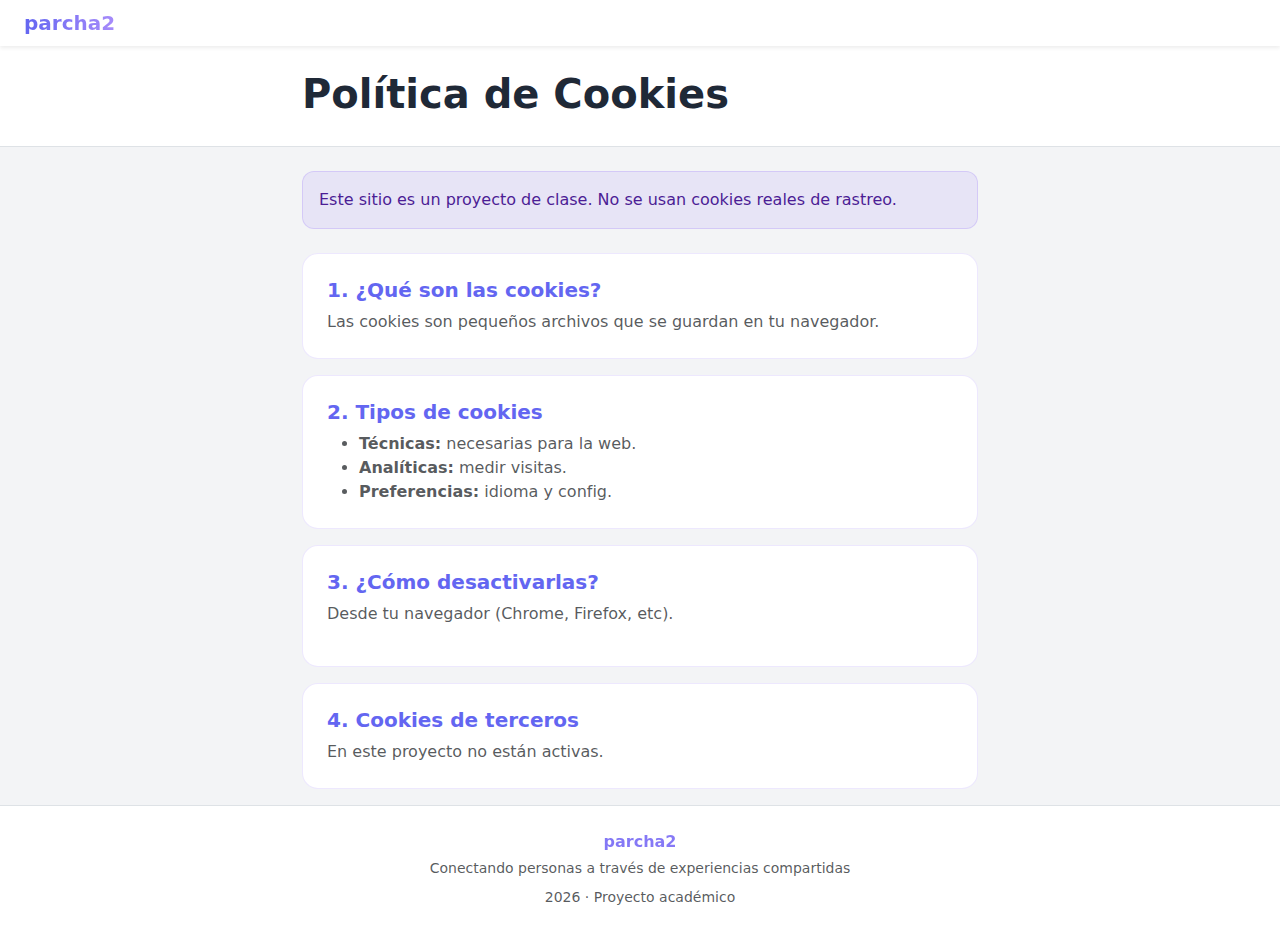
<file: cookies.html>
<!DOCTYPE html>
<html lang="es">
<head>
    <meta charset="UTF-8">
    <meta name="viewport" content="width=device-width, initial-scale=1.0">
    <title>Parcha2 - Cookies</title>
    <link href="https://cdn.jsdelivr.net/npm/bootstrap@5.3.3/dist/css/bootstrap.min.css" rel="stylesheet">

    <style>
        body {
            background-color: #f3f4f6;
            font-family: system-ui, sans-serif;
            color: #1F2937;
        }

        .gradient-text {
            background: linear-gradient(to right, #6366F1, #A78BFA);
            -webkit-background-clip: text;
            color: transparent;
        }

        .card-custom {
            border-radius: 16px;
            border: 1px solid rgba(167, 139, 250, 0.2);
            background: white;
        }

        .card-custom:hover {
            box-shadow: 0 8px 24px rgba(99, 102, 241, 0.12);
        }

        .title-section {
            color: #6366F1;
            font-weight: 600;
        }

        .alert-custom {
            background: rgba(167, 139, 250, 0.15);
            border: 1px solid rgba(167, 139, 250, 0.3);
            color: #4C1D95;
            border-radius: 12px;
        }
    </style>
</head>

<body>

<nav class="navbar bg-white shadow-sm px-4 py-2">
    <span class="fw-bold fs-5 gradient-text">parcha2</span>
</nav>

<div class="bg-white border-bottom py-4 px-4 mb-4">
    <div class="container" style="max-width: 700px;">
        <h1 class="fw-bold mb-1">Política de Cookies</h1>
        
    </div>
</div>

<div class="container" style="max-width: 700px;">

    <div class="alert alert-custom mb-4">
        Este sitio es un proyecto de clase. No se usan cookies reales de rastreo.
    </div>

    <div class="card card-custom mb-3 p-4">
        <h5 class="title-section">1. ¿Qué son las cookies?</h5>
        <p class="text-muted mb-0">Las cookies son pequeños archivos que se guardan en tu navegador.</p>
    </div>

    <div class="card card-custom mb-3 p-4">
        <h5 class="title-section">2. Tipos de cookies</h5>
        <ul class="text-muted mb-0">
            <li><strong>Técnicas:</strong> necesarias para la web.</li>
            <li><strong>Analíticas:</strong> medir visitas.</li>
            <li><strong>Preferencias:</strong> idioma y config.</li>
        </ul>
    </div>

    <div class="card card-custom mb-3 p-4">
        <h5 class="title-section">3. ¿Cómo desactivarlas?</h5>
        <p class="text-muted">Desde tu navegador (Chrome, Firefox, etc).</p>
    </div>

    <div class="card card-custom mb-3 p-4">
        <h5 class="title-section">4. Cookies de terceros</h5>
        <p class="text-muted mb-0">En este proyecto no están activas.</p>
    </div>

</div>
    <footer class="bg-white border-top py-4 text-center">
        <p class="fw-bold gradient-text mb-1">parcha2</p>
        <p class="text-muted small mb-2">Conectando personas a través de experiencias compartidas</p>
        <p class="text-muted small">2026 · Proyecto académico</p>
    </footer>

</body>
</html>
</file>
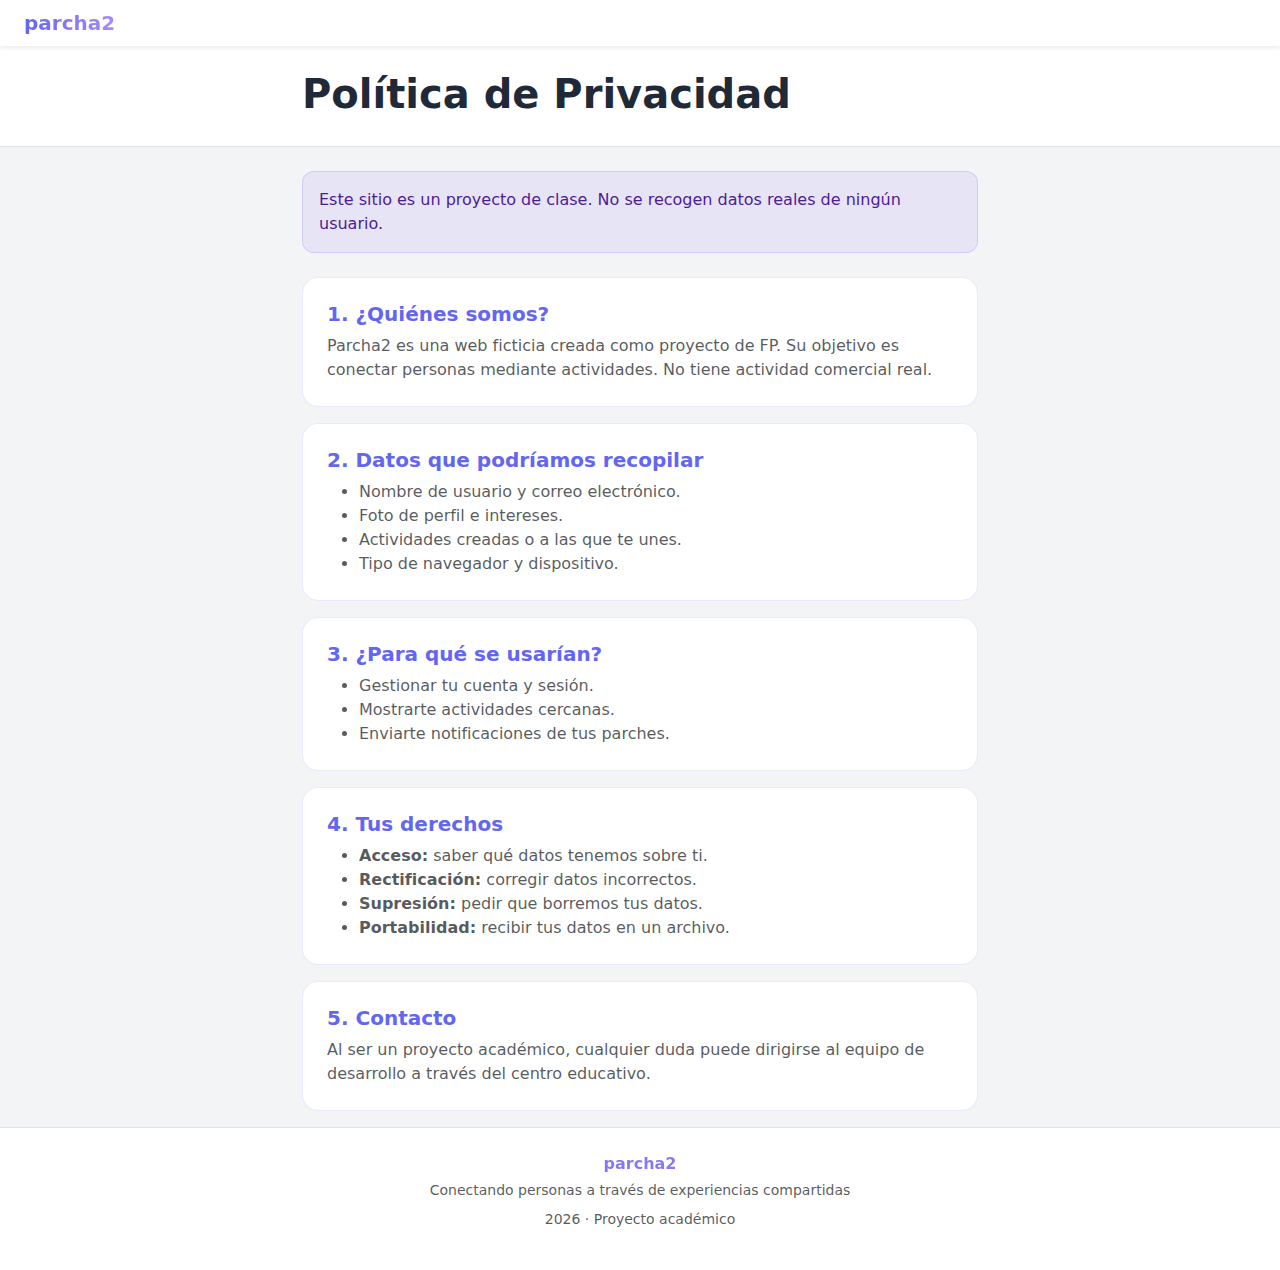
<file: privacidad.html>
<!DOCTYPE html>
<html lang="es">
<head>
    <meta charset="UTF-8">
    <meta name="viewport" content="width=device-width, initial-scale=1.0">
    <title>Parcha2 - Privacidad</title>
    <link href="https://cdn.jsdelivr.net/npm/bootstrap@5.3.3/dist/css/bootstrap.min.css" rel="stylesheet">

    <style>
        body {
            background-color: #f3f4f6;
            font-family: system-ui, sans-serif;
            color: #1F2937;
        }

        .gradient-text {
            background: linear-gradient(to right, #6366F1, #A78BFA);
            -webkit-background-clip: text;
            background-clip: text;
            color: transparent;
        }

        .card-custom {
            border-radius: 16px;
            border: 1px solid rgba(167, 139, 250, 0.2);
            background: white;
        }

        .card-custom:hover {
            box-shadow: 0 8px 24px rgba(99, 102, 241, 0.12);
        }

        .title-section {
            color: #6366F1;
            font-weight: 600;
        }

        .alert-custom {
            background: rgba(167, 139, 250, 0.15);
            border: 1px solid rgba(167, 139, 250, 0.3);
            color: #4C1D95;
            border-radius: 12px;
        }

        .footer-links a {
            text-decoration: none;
            color: #6B7280;
        }

        .footer-links a:hover {
            color: #6366F1;
        }
    </style>
</head>

<body>

    
    <nav class="navbar bg-white shadow-sm px-4 py-2">
        <span class="fw-bold fs-5 gradient-text">parcha2</span>
    </nav>

    
    <div class="bg-white border-bottom py-4 px-4 mb-4">
        <div class="container" style="max-width: 700px;">
            <h1 class="fw-bold mb-1">Política de Privacidad</h1>
        </div>
    </div>

    <div class="container" style="max-width: 700px;">

        <div class="alert alert-custom mb-4">
            Este sitio es un proyecto de clase. No se recogen datos reales de ningún usuario.
        </div>

        <div class="card card-custom mb-3 p-4">
            <h5 class="title-section">1. ¿Quiénes somos?</h5>
            <p class="text-muted mb-0">
                Parcha2 es una web ficticia creada como proyecto de FP. Su objetivo es conectar personas mediante actividades. No tiene actividad comercial real.
            </p>
        </div>

        <div class="card card-custom mb-3 p-4">
            <h5 class="title-section">2. Datos que podríamos recopilar</h5>
            <ul class="text-muted mb-0">
                <li>Nombre de usuario y correo electrónico.</li>
                <li>Foto de perfil e intereses.</li>
                <li>Actividades creadas o a las que te unes.</li>
                <li>Tipo de navegador y dispositivo.</li>
            </ul>
        </div>

        <div class="card card-custom mb-3 p-4">
            <h5 class="title-section">3. ¿Para qué se usarían?</h5>
            <ul class="text-muted mb-0">
                <li>Gestionar tu cuenta y sesión.</li>
                <li>Mostrarte actividades cercanas.</li>
                <li>Enviarte notificaciones de tus parches.</li>
            </ul>
        </div>

        <div class="card card-custom mb-3 p-4">
            <h5 class="title-section">4. Tus derechos</h5>
            <ul class="text-muted mb-0">
                <li><strong>Acceso:</strong> saber qué datos tenemos sobre ti.</li>
                <li><strong>Rectificación:</strong> corregir datos incorrectos.</li>
                <li><strong>Supresión:</strong> pedir que borremos tus datos.</li>
                <li><strong>Portabilidad:</strong> recibir tus datos en un archivo.</li>
            </ul>
        </div>

        <div class="card card-custom mb-3 p-4">
            <h5 class="title-section">5. Contacto</h5>
            <p class="text-muted mb-0">
                Al ser un proyecto académico, cualquier duda puede dirigirse al equipo de desarrollo a través del centro educativo.
            </p>
        </div>


    </div>

    
    <footer class="bg-white border-top py-4 text-center">
        <p class="fw-bold gradient-text mb-1">parcha2</p>
        <p class="text-muted small mb-2">Conectando personas a través de experiencias compartidas</p>
        <p class="text-muted small">2026 · Proyecto académico</p>
    </footer>

</body>
</html>
</file>
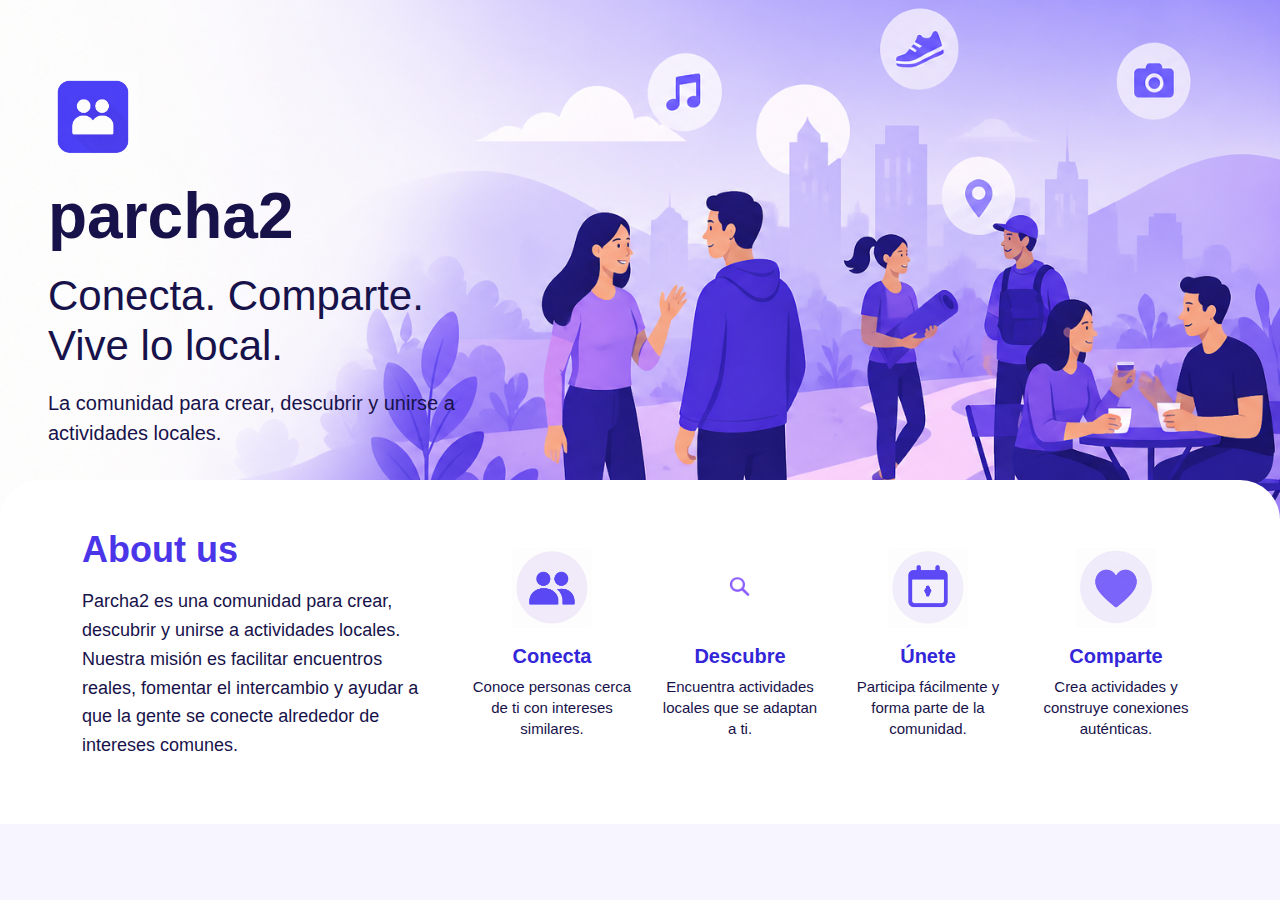
<file: SobreNosotros.html>
<!DOCTYPE html>
<html lang="es">
<head>
  <meta charset="UTF-8" />
  <meta name="viewport" content="width=device-width, initial-scale=1.0" />
  <title>Sobre Nosotros · Parcha2</title>

  <!-- Bootstrap 5 CSS -->
  <link
    href="https://cdn.jsdelivr.net/npm/bootstrap@5.3.3/dist/css/bootstrap.min.css"
    rel="stylesheet"
  />

  <style>
    body {
      background-color: #f7f5ff;
      color: #17124a;
      font-family: Arial, sans-serif;
    }

    /* ── Hero ── */
    .hero {
      min-height: 520px;
      background-image: url("./imagenes ruben/fondoaboutUs.png");
      background-size: cover;
      background-position: center;
    }

    .hero h1 {
      font-size: 64px;
      color: #17124a;
    }

    .hero h2 {
      font-size: 42px;
      line-height: 1.2;
    }

    .hero p {
      font-size: 20px;
    }

    .logo {
      width: 90px;
    }

    /* ── About card ── */
    .about {
      background: white;
      margin-top: -40px;
      border-radius: 40px 40px 0 0;
    }

    .about-text h2 {
      font-size: 36px;
      color: #4b35e8;
    }

    .about-text p {
      font-size: 18px;
      line-height: 1.6;
    }

    /* ── Feature cards ── */
    .feature img {
      width: 80px;
      height: 80px;
      object-fit: contain;
    }

    .feature h3 {
      color: #3326d9;
    }

    .feature p {
      font-size: 15px;
      line-height: 1.4;
    }

    /* ── Responsive hero text ── */
    @media (max-width: 768px) {
      .hero h1 { font-size: 46px; }
      .hero h2 { font-size: 32px; }
    }
  </style>
</head>

<body>

  <!-- ════════════════════════════
       HERO
  ════════════════════════════ -->
  <section class="hero d-flex align-items-center px-4 px-md-5 py-5">
    <div style="max-width: 460px;">

      <img
        src="./imagenes ruben/logo.png"
        alt="Logo Parcha2"
        class="logo mb-3"
      >

      <h1 class="fw-bold mb-3">parcha2</h1>

      <h2 class="mb-3">Conecta. Comparte. Vive lo local.</h2>

      <p class="mb-0">
        La comunidad para crear, descubrir y unirse a actividades locales.
      </p>

    </div>
  </section>


  <!-- ════════════════════════════
       ABOUT
  ════════════════════════════ -->
  <section class="about py-5 px-4 px-md-5">

    <div class="container-xl">
      <div class="row align-items-center g-5">

        <!-- Left: description -->
        <div class="col-12 col-md-4 about-text">
          <h2 class="fw-bold mb-3">About us</h2>
          <p>
            Parcha2 es una comunidad para crear, descubrir y unirse a actividades locales.
            Nuestra misión es facilitar encuentros reales, fomentar el intercambio y ayudar
            a que la gente se conecte alrededor de intereses comunes.
          </p>
        </div>

        <!-- Right: feature grid -->
        <div class="col-12 col-md-8">
          <div class="row row-cols-2 row-cols-sm-4 g-4 text-center">

            <div class="col feature">
              <img src="./imagenes ruben/conectalogo.png" alt="Conecta" class="mb-3">
              <h3 class="h5 fw-bold">Conecta</h3>
              <p>Conoce personas cerca de ti con intereses similares.</p>
            </div>

            <div class="col feature">
              <img src="./imagenes ruben/descubrelogo.png" alt="Descubre" class="mb-3">
              <h3 class="h5 fw-bold">Descubre</h3>
              <p>Encuentra actividades locales que se adaptan a ti.</p>
            </div>

            <div class="col feature">
              <img src="./imagenes ruben/unetelogo.png" alt="Únete" class="mb-3">
              <h3 class="h5 fw-bold">Únete</h3>
              <p>Participa fácilmente y forma parte de la comunidad.</p>
            </div>

            <div class="col feature">
              <img src="./imagenes ruben/comparte.png" alt="Comparte" class="mb-3">
              <h3 class="h5 fw-bold">Comparte</h3>
              <p>Crea actividades y construye conexiones auténticas.</p>
            </div>

          </div>
        </div>

      </div>
    </div>

  </section>


  <!-- Bootstrap 5 JS (optional, included for completeness) -->
  <script
    src="https://cdn.jsdelivr.net/npm/bootstrap@5.3.3/dist/js/bootstrap.bundle.min.js"
  ></script>

</body>
</html>
</file>
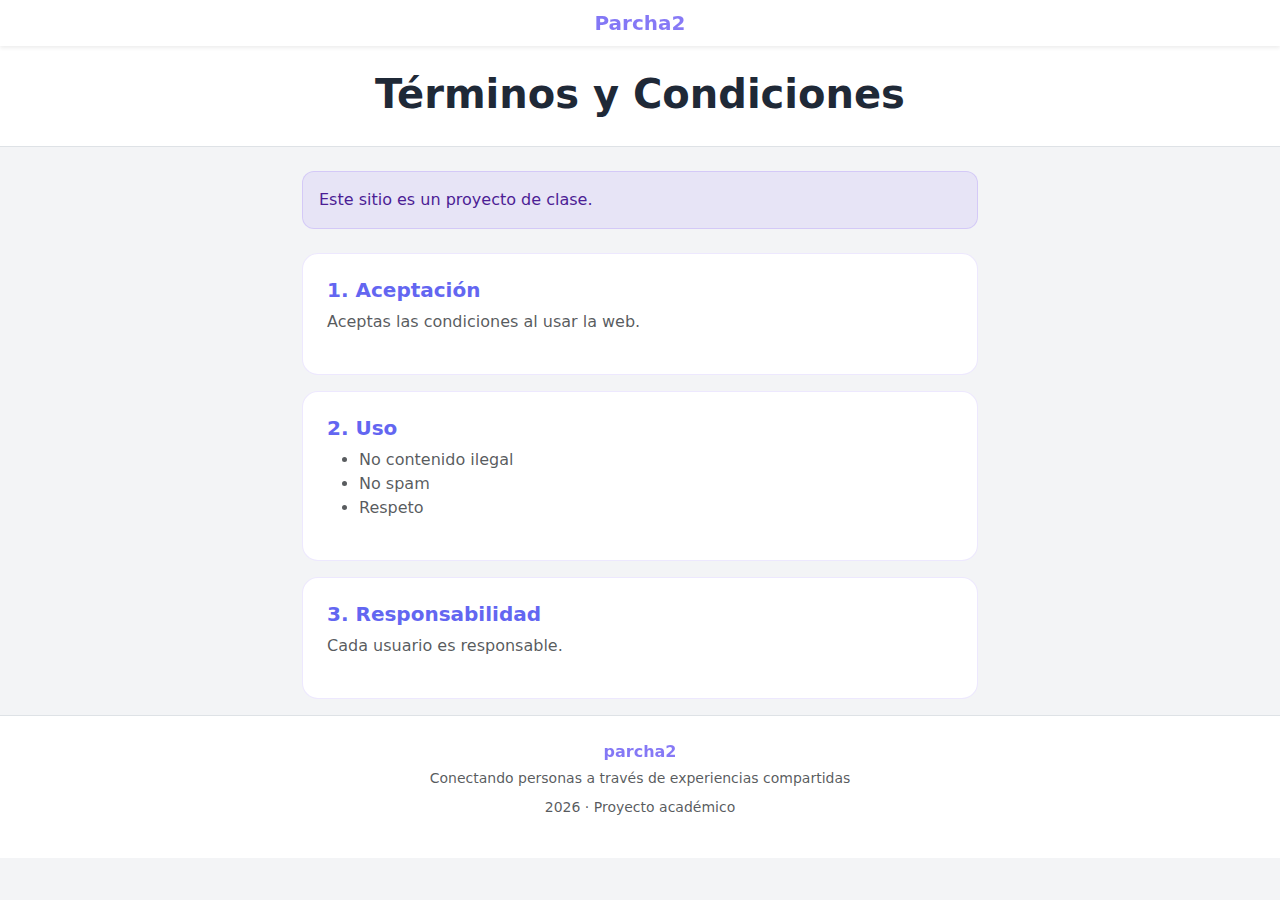
<file: TerminosYcondiciones.html>
<!DOCTYPE html>
<html lang="es">
<head>
    <meta charset="UTF-8">
    <meta name="viewport" content="width=device-width, initial-scale=1.0">
    <title>Parcha2 - Términos</title>
    <link href="https://cdn.jsdelivr.net/npm/bootstrap@5.3.3/dist/css/bootstrap.min.css" rel="stylesheet">

    <style>
        body {
            background-color: #f3f4f6;
            font-family: system-ui, sans-serif;
            color: #1F2937;
        }

        .gradient-text {
            background: linear-gradient(to right, #6366F1, #A78BFA);
            background-clip: text;
            color: transparent;
        }

        .card-custom {
            border-radius: 16px;
            border: 1px solid rgba(167, 139, 250, 0.2);
            background: white;
        }

        .card-custom:hover {
            box-shadow: 0 8px 24px rgba(99, 102, 241, 0.12);
        }

        .title-section {
            color: #6366F1;
            font-weight: 600;
        }

        .alert-custom {
            background: rgba(167, 139, 250, 0.15);
            border: 1px solid rgba(167, 139, 250, 0.3);
            color: #4C1D95;
            border-radius: 12px;
        }
    </style>
</head>

<body>

<nav class="navbar bg-white shadow-sm px-4 py-2">
    <span class="fw-bold fs-5 gradient-text w-100 text-center">Parcha2</span>
</nav>

<div class="bg-white border-bottom py-4 px-4 mb-4">
    <div class="container" style="max-width: 700px;">
        <h1 class="fw-bold mb-1 text-center">Términos y Condiciones</h1>
        
    </div>
</div>

<div class="container" style="max-width: 700px;">

    <div class="alert alert-custom mb-4">
        Este sitio es un proyecto de clase.
    </div>

    <div class="card card-custom mb-3 p-4">
        <h5 class="title-section">1. Aceptación</h5>
        <p class="text-muted">Aceptas las condiciones al usar la web.</p>
    </div>

    <div class="card card-custom mb-3 p-4">
        <h5 class="title-section">2. Uso</h5>
        <ul class="text-muted">
            <li>No contenido ilegal</li>
            <li>No spam</li>
            <li>Respeto</li>
        </ul>
    </div>

    <div class="card card-custom mb-3 p-4">
        <h5 class="title-section">3. Responsabilidad</h5>
        <p class="text-muted">Cada usuario es responsable.</p>
    </div>

    

</div>
    <footer class="bg-white border-top py-4 text-center">
        <p class="fw-bold gradient-text mb-1">parcha2</p>
        <p class="text-muted small mb-2">Conectando personas a través de experiencias compartidas</p>
        <p class="text-muted small">2026 · Proyecto académico</p>
    </footer>

</body>
</html>
</file>
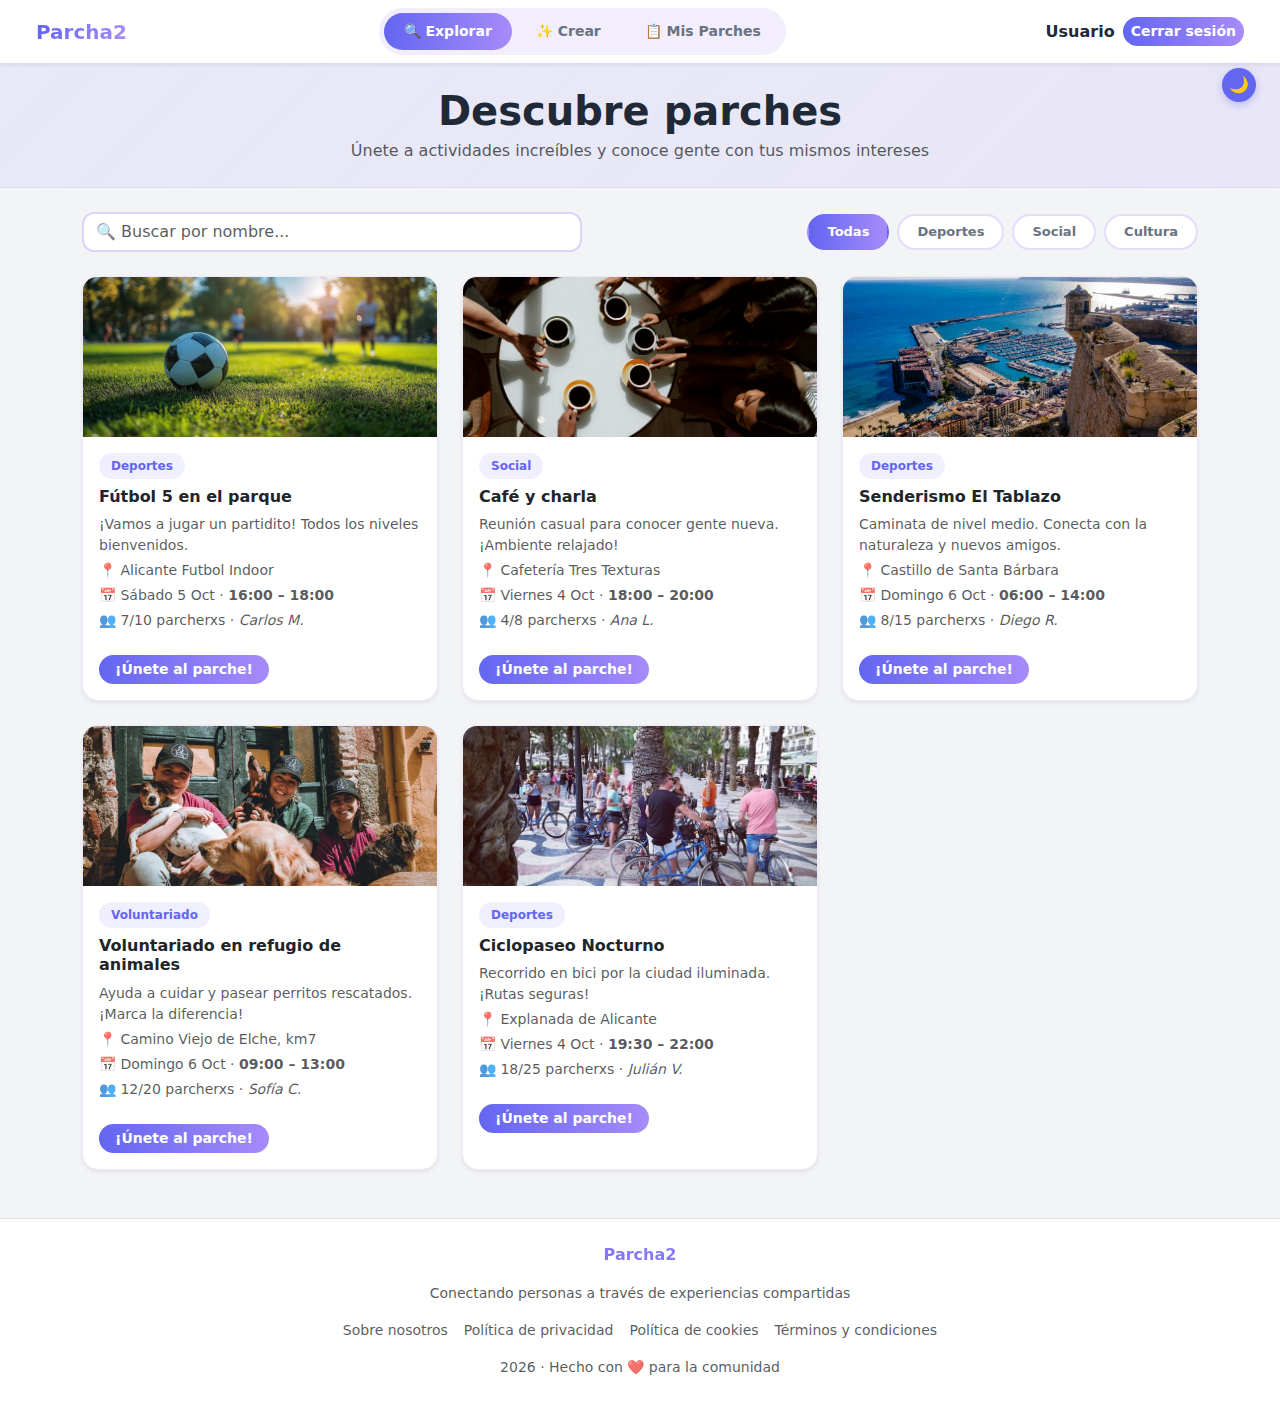
<file: paginaMain/Explorar.html>
<!DOCTYPE html>
<html lang="es">
<head>
  <meta charset="UTF-8">
  <meta name="viewport" content="width=device-width, initial-scale=1.0">
  <title>Parcha2 - Explorar</title>
  <link href="https://cdn.jsdelivr.net/npm/bootstrap@5.3.3/dist/css/bootstrap.min.css" rel="stylesheet">
  <style>
    body {
      background-color: #f3f4f6;
      font-family: system-ui, sans-serif;
      color: #1F2937;
    }

    .gradient-text {
      background: linear-gradient(to right, #6366F1, #A78BFA);
      -webkit-background-clip: text;
      background-clip: text;
      color: transparent;
    }

    .nav-pill-custom {
      background: rgba(167, 139, 250, 0.15);
      border-radius: 50px;
      padding: 5px;
      display: inline-flex;
      gap: 4px;
    }

    .nav-pill-custom a {
      padding: 8px 20px;
      border-radius: 50px;
      text-decoration: none;
      color: #6B7280;
      font-weight: 600;
      font-size: 14px;
    }

    .nav-pill-custom a.active {
      background: linear-gradient(to right, #6366F1, #A78BFA);
      color: white;
    }

    .nav-pill-custom a:hover:not(.active) {
      background: rgba(99, 102, 241, 0.1);
      color: #6366F1;
    }

    .card-parche {
      border-radius: 16px;
      border: 1px solid rgba(167, 139, 250, 0.2);
      transition: box-shadow 0.2s;
    }

    .card-parche:hover {
      box-shadow: 0 8px 24px rgba(99, 102, 241, 0.12);
    }

    .badge-cat {
      background: rgba(99, 102, 241, 0.1);
      color: #6366F1;
      border-radius: 20px;
      padding: 4px 12px;
      font-size: 12px;
      font-weight: 600;
    }

    .btn-purple {
      background: linear-gradient(to right, #6366F1, #A78BFA);
      color: white;
      border: none;
      border-radius: 50px;
      font-weight: 600;
    }

    .btn-purple:hover {
      opacity: 0.9;
      color: white;
    }

    .btn-añadido {
      background: linear-gradient(to right, rgba(167, 139, 250, 0.4), rgba(196, 181, 253, 0.4));
      color: #a78bfa;
      border: 1px solid rgba(167, 139, 250, 0.3);
      border-radius: 50px;
      cursor: not-allowed;
    }

    .btn-añadido:hover {
      opacity: 1;
      color: #a78bfa;
      background: linear-gradient(to right, rgba(167, 139, 250, 0.4), rgba(196, 181, 253, 0.4));
    }

    .category-pill {
      background: white;
      border: 2px solid rgba(167, 139, 250, 0.3);
      border-radius: 50px;
      padding: 6px 18px;
      font-size: 13px;
      font-weight: 600;
      color: #6B7280;
      text-decoration: none;
      transition: all 0.2s;
    }

    .category-pill:hover,
    .category-pill.active {
      background: linear-gradient(to right, #6366F1, #A78BFA);
      border-color: transparent;
      color: white;
    }

    .hero-section {
      background: linear-gradient(135deg, rgba(99, 102, 241, 0.08), rgba(167, 139, 250, 0.12));
      border-bottom: 1px solid rgba(167, 139, 250, 0.15);
    }
    .form-control,
        .form-select {
            border: 2px solid rgba(167, 139, 250, 0.3);
            border-radius: 12px;
        }

        #modalCrear {
    display: none;
    position: fixed;
    inset: 0;
    background: rgba(0,0,0,0.5);
    z-index: 9999;
    overflow-y: auto;
    padding: 20px;
}
.modal-card {
    background: white;
    border-radius: 20px;
    border: 2px solid rgba(167,139,250,0.2);
    max-width: 620px;
    margin: 40px auto 16px;
    padding: 32px;
}
.tips-card {
    background: linear-gradient(135deg, rgb(81, 83, 212), rgb(167, 139, 250));
    border: 1px solid rgba(167,139,250,0.3);
    border-radius: 16px;
    padding: 20px;
    max-width: 620px;
    margin: 0 auto 40px;
}
.btn-crear-main {
    background: linear-gradient(to right, #6366F1, #A78BFA);
    color: white;
    border: none;
    border-radius: 50px;
    padding: 14px;
    font-size: 16px;
    font-weight: 700;
    width: 100%;
}
  .dark-mode-btn {
    position: fixed;
    top: 68px;
    right: 24px;
    z-index: 99999;

    width: 34px;
    height: 34px;

    border: none;
    border-radius: 50%;

    background: #6366F1;
    color: white;

    font-size: 16px;
    cursor: pointer;

    box-shadow: 0 3px 10px rgba(99, 102, 241, 0.35);

    display: flex;
    align-items: center;
    justify-content: center;

    transition: transform 0.2s, background 0.2s;
}

.dark-mode-btn:hover {
    background: #4F46E5;
    transform: scale(1.05);
}


body.dark-mode {
    background-color: #111827;
    color: #F9FAFB;
}

body.dark-mode .navbar,
body.dark-mode footer {
    background-color: #1F2937 !important;
    border-color: #374151 !important;
}

body.dark-mode .hero-section {
    background: linear-gradient(135deg, rgba(99, 102, 241, 0.18), rgba(167, 139, 250, 0.16));
    border-color: #374151;
}

body.dark-mode h1,
body.dark-mode h5,
body.dark-mode h6,
body.dark-mode .fw-semibold,
body.dark-mode .fw-bold {
    color: #F9FAFB;
}

body.dark-mode .text-muted {
    color: #D1D5DB !important;
}

body.dark-mode .card-parche {
    background-color: #1F2937;
    border-color: #374151;
    color: #F9FAFB;
}

body.dark-mode .badge-cat {
    background: rgba(167, 139, 250, 0.18);
    color: #C4B5FD;
}

body.dark-mode .category-pill {
    background-color: #1F2937;
    border-color: #4B5563;
    color: #D1D5DB;
}

body.dark-mode .category-pill:hover,
body.dark-mode .category-pill.active {
    background: linear-gradient(to right, #6366F1, #A78BFA);
    color: white;
}

body.dark-mode .form-control,
body.dark-mode .form-select,
body.dark-mode textarea {
    background-color: #111827;
    color: #F9FAFB;
    border-color: #4B5563;
}

body.dark-mode .form-control::placeholder,
body.dark-mode textarea::placeholder {
    color: #9CA3AF;
}

body.dark-mode .modal-card {
    background-color: #1F2937;
    color: #F9FAFB;
    border-color: #374151;
}

body.dark-mode .tips-card {
    background: linear-gradient(135deg, rgba(99, 102, 241, 0.25), rgba(167, 139, 250, 0.18));
    border-color: #374151;
}

body.dark-mode .tips-card h6,
body.dark-mode .tips-card li {
    color: #F9FAFB !important;
}

body.dark-mode .dark-mode-btn {
    background: #A78BFA;
    color: #111827;
}

  </style>
</head>

<body>

  <button id="darkModeBtn" class="dark-mode-btn">🌙</button>

  <!-- NAVBAR -->
  <nav class="navbar bg-white shadow-sm px-4 py-2">
    <div class="container-fluid d-flex justify-content-center justify-content-md-between align-items-center flex-column flex-md-row gap-3 gap-md-0">
      <span class="fw-bold fs-5 gradient-text mb-2 mb-md-0">Parcha2</span>
      <div class="nav-pill-custom mb-2 mb-md-0">
        <a href="./Main.html" class="active">🔍 Explorar</a>
        <a href="#" onclick="mostrarCrear(); return false;">✨ Crear</a>
        <a href="../Pagina mis Parches/MisParches.html">📋 Mis Parches</a>
      </div>
      <div class="d-flex align-items-center gap-3 gap-md-0">
        <span class="fw-semibold p-lg-2 p-md-2">Usuario</span>
        <a href="../index.html" class="btn btn-purple btn-sm px-2">Cerrar sesión</a>
      </div>
    </div>
  </nav>

  <!-- HERO -->
  <div class="hero-section py-4 px-4 mb-4">
    <div class="container text-center">
      <h1 class="fw-bold mb-1">Descubre parches</h1>
      <p class="text-muted mb-0">Únete a actividades increíbles y conoce gente con tus mismos intereses</p>
    </div>
  </div>

  <div class="container">

   <div class="d-flex gap-3 mb-4 flex-wrap align-items-center justify-content-center justify-content-md-between">
    <input type="search" class="form-control" placeholder="🔍 Buscar por nombre..." style="max-width: 500px;">
    <div class="d-flex gap-2 flex-wrap">
        <a href="#" class="category-pill active">Todas</a>
        <a href="#" class="category-pill">Deportes</a>
        <a href="#" class="category-pill">Social</a>
        <a href="#" class="category-pill">Cultura</a>
    </div>
</div>
    <!-- CARDS -->
    <div class="row g-4 mb-5">

      <div class="col-md-4">
        <div class="card card-parche shadow-sm h-100">
          <img src="/imagenes ruben/jugandofutparque.jpeg" class="card-img-top"
            style="height:160px;object-fit:cover;border-radius:14px 14px 0 0;" alt="Fútbol 5">
          <div class="card-body">
            <span class="badge-cat mb-2 d-inline-block">Deportes</span>
            <h6 class="fw-bold">Fútbol 5 en el parque</h6>
            <p class="text-muted small mb-1">¡Vamos a jugar un partidito! Todos los niveles bienvenidos.</p>
            <p class="text-muted small mb-1">📍 Alicante Futbol Indoor</p>
            <p class="text-muted small mb-1">📅 Sábado 5 Oct · <strong>16:00 – 18:00</strong></p>
            <p class="text-muted small">👥 7/10 parcherxs · <em>Carlos M.</em></p>
            <a href="#" class="btn btn-purple btn-sm px-3 mt-2 btn-unirse" data-id="futbol-5-parque" onclick="unirseparche(event, 'Fútbol 5 en el parque'); return false;">¡Únete al parche!</a>
          </div>
        </div>
      </div>

      <div class="col-md-4">
        <div class="card card-parche shadow-sm h-100">
          <img src="/imagenes/coffeeMeeting.jpg"
            class="card-img-top"
            style="height:160px;object-fit:cover;border-radius:14px 14px 0 0;" alt="Café y charla">
          <div class="card-body">
            <span class="badge-cat mb-2 d-inline-block">Social</span>
            <h6 class="fw-bold">Café y charla</h6>
            <p class="text-muted small mb-1">Reunión casual para conocer gente nueva. ¡Ambiente relajado!</p>
            <p class="text-muted small mb-1">📍 Cafetería Tres Texturas</p>
            <p class="text-muted small mb-1">📅 Viernes 4 Oct · <strong>18:00 – 20:00</strong></p>
            <p class="text-muted small">👥 4/8 parcherxs · <em>Ana L.</em></p>
            <a href="#" class="btn btn-purple btn-sm px-3 mt-2 btn-unirse" data-id="cafe-charla" onclick="unirseparche(event, 'Café y charla'); return false;">¡Únete al parche!</a>
          </div>
        </div>
      </div>

      <div class="col-md-4">
        <div class="card card-parche shadow-sm h-100">
          <img src="/imagenes ruben/castilloSB.jpg" class="card-img-top"
            style="height:160px;object-fit:cover;border-radius:14px 14px 0 0;" alt="Senderismo">
          <div class="card-body">
            <span class="badge-cat mb-2 d-inline-block">Deportes</span>
            <h6 class="fw-bold">Senderismo El Tablazo</h6>
            <p class="text-muted small mb-1">Caminata de nivel medio. Conecta con la naturaleza y nuevos amigos.</p>
            <p class="text-muted small mb-1">📍 Castillo de Santa Bárbara</p>
            <p class="text-muted small mb-1">📅 Domingo 6 Oct · <strong>06:00 – 14:00</strong></p>
            <p class="text-muted small">👥 8/15 parcherxs · <em>Diego R.</em></p>
            <a href="#" class="btn btn-purple btn-sm px-3 mt-2 btn-unirse" data-id="senderismo-tablazo" onclick="unirseparche(event, 'Senderismo El Tablazo'); return false;">¡Únete al parche!</a>
          </div>
        </div>
      </div>

      <div class="col-md-4">
        <div class="card card-parche shadow-sm h-100">
          <img src="/imagenes ruben/voluntariado.jpeg" class="card-img-top"
            style="height:160px;object-fit:cover;border-radius:14px 14px 0 0;" alt="Voluntariado">
          <div class="card-body">
            <span class="badge-cat mb-2 d-inline-block">Voluntariado</span>
            <h6 class="fw-bold">Voluntariado en refugio de animales</h6>
            <p class="text-muted small mb-1">Ayuda a cuidar y pasear perritos rescatados. ¡Marca la diferencia!</p>
            <p class="text-muted small mb-1">📍 Camino Viejo de Elche, km7</p>
            <p class="text-muted small mb-1">📅 Domingo 6 Oct · <strong>09:00 – 13:00</strong></p>
            <p class="text-muted small">👥 12/20 parcherxs · <em>Sofía C.</em></p>
            <a href="#" class="btn btn-purple btn-sm px-3 mt-2 btn-unirse" data-id="voluntariado-animales" onclick="unirseparche(event, 'Voluntariado en refugio de animales'); return false;">¡Únete al parche!</a>
          </div>
        </div>
      </div>

      <div class="col-md-4">
        <div class="card card-parche shadow-sm h-100">
          <img src="/imagenes ruben/bicialicant.jpg" class="card-img-top"
            style="height:160px;object-fit:cover;border-radius:14px 14px 0 0;" alt="Ciclopaseo">
          <div class="card-body">
            <span class="badge-cat mb-2 d-inline-block">Deportes</span>
            <h6 class="fw-bold">Ciclopaseo Nocturno</h6>
            <p class="text-muted small mb-1">Recorrido en bici por la ciudad iluminada. ¡Rutas seguras!</p>
            <p class="text-muted small mb-1">📍 Explanada de Alicante</p>
            <p class="text-muted small mb-1">📅 Viernes 4 Oct · <strong>19:30 – 22:00</strong></p>
            <p class="text-muted small">👥 18/25 parcherxs · <em>Julián V.</em></p>
            <a href="#" class="btn btn-purple btn-sm px-3 mt-2 btn-unirse" data-id="ciclopaseo-nocturno" onclick="unirseparche(event, 'Ciclopaseo Nocturno'); return false;">¡Únete al parche!</a>
          </div>
        </div>
      </div>

    </div>
  </div>

  <!-- FOOTER -->
  <footer class="bg-white border-top py-4 text-center">
    <p class="fw-bold gradient-text mb-3">Parcha2</p>
    <p class="text-muted small mb-lg-3">Conectando personas a través de experiencias compartidas</p>
    <div class="d-flex justify-content-center gap-3 mb-2 flex-wrap">
       <a href="../SobreNosotros.html" class="text-muted small text-decoration-none">Sobre nosotros</a>
            <a href="../privacidad.html" class="text-muted small text-decoration-none">Política de privacidad</a>
            <a href="../cookies.html" class="text-muted small text-decoration-none">Política de cookies</a>
            <a href="../TerminosYcondiciones.html" class="text-muted small text-decoration-none">Términos y condiciones</a>
    </div>
    <p class="text-muted small mt-3">2026 · Hecho con ❤️ para la comunidad</p>
  </footer>
  
<script src="https://cdn.jsdelivr.net/npm/bootstrap@5.3.3/dist/js/bootstrap.bundle.min.js"></script>

<script>
    function mostrarCrear() {
        document.getElementById('modalCrear').style.display = 'block';
    }

    function cerrarCrear() {
        document.getElementById('modalCrear').style.display = 'none';
    }

    const darkModeBtn = document.getElementById('darkModeBtn');

    if (localStorage.getItem('modoOscuro') === 'activo') {
        document.body.classList.add('dark-mode');
        darkModeBtn.textContent = '☀️';
    }

    darkModeBtn.addEventListener('click', () => {
        document.body.classList.toggle('dark-mode');

        if (document.body.classList.contains('dark-mode')) {
            localStorage.setItem('modoOscuro', 'activo');
            darkModeBtn.textContent = '☀️';
        } else {
            localStorage.setItem('modoOscuro', 'inactivo');
            darkModeBtn.textContent = '🌙';
        }
    });

    // Cargar parches añadidos al cargar la página
    window.addEventListener('load', function() {
        const parchesAñadidos = JSON.parse(localStorage.getItem('parchesAñadidos')) || [];
        parchesAñadidos.forEach(id => {
            const btn = document.querySelector(`[data-id="${id}"]`);
            if (btn) {
                btn.classList.add('btn-añadido');
                btn.classList.remove('btn-purple');
                btn.textContent = '✓ ¡Añadido!';
                btn.style.pointerEvents = 'none';
            }
        });
    });

    // Función para unirse a un parche
    function unirseparche(event, nombreParche) {
        event.preventDefault();
        const btn = event.target;
        const parchId = btn.getAttribute('data-id');

        // Obtener los parches añadidos del localStorage
        let parchesAñadidos = JSON.parse(localStorage.getItem('parchesAñadidos')) || [];

        // Verificar si ya está añadido
        if (!parchesAñadidos.includes(parchId)) {
            parchesAñadidos.push(parchId);
            localStorage.setItem('parchesAñadidos', JSON.stringify(parchesAñadidos));

            // Cambiar el estilo del botón
            btn.classList.remove('btn-purple');
            btn.classList.add('btn-añadido');
            btn.textContent = '✓ ¡Añadido!';
            btn.style.pointerEvents = 'none';
        }
    }
</script>

  <div id="modalCrear">
    <div style="max-width:620px; margin: 40px auto;">

        <div class="modal-card">
            <div class="d-flex justify-content-between align-items-center mb-3">
                <div class="d-flex align-items-center gap-2">
                    <div style="background:linear-gradient(135deg,#6366F1,#A78BFA);border-radius:12px;width:40px;height:40px;display:flex;align-items:center;justify-content:center;color:white;font-size:1.1rem;">👥</div>
                    <h5 class="mb-0 fw-bold gradient-text">Crear nuevo parche</h5>
                </div>
                <button onclick="cerrarCrear()" style="border:none;background:none;font-size:1.5rem;cursor:pointer;color:#6B7280;">✕</button>
            </div>

            <p class="text-muted small mb-4">✨ ¡Organiza una actividad y conoce gente increíble!</p>

            <div class="mb-3">
                <label class="form-label fw-semibold">Título del parche</label>
                <input type="text" class="form-control" placeholder="Ej: Fútbol 5 en el parque">
            </div>
            <div class="mb-3">
                <label class="form-label fw-semibold">Descripción</label>
                <textarea class="form-control" rows="3" placeholder="Cuéntanos sobre tu actividad..."></textarea>
            </div>
            <div class="row mb-3">
                <div class="col-6">
                    <label class="form-label fw-semibold">Categoría</label>
                    <select class="form-select">
                        <option value="">Selecciona una categoría</option>
                        <option>Deporte</option>
                        <option>Arte</option>
                        <option>Música</option>
                        <option>Tecnología</option>
                        <option>Gastronomía</option>
                    </select>
                </div>
                <div class="col-6">
                    <label class="form-label fw-semibold">Ambiente</label>
                    <select class="form-select">
                        <option value="">Selecciona el ambiente</option>
                        <option>Relajado</option>
                        <option>Activo</option>
                        <option>Social</option>
                        <option>Competitivo</option>
                    </select>
                </div>
            </div>
            <div class="mb-3">
                <label class="form-label fw-semibold">📍 Ubicación</label>
                <input type="text" class="form-control" placeholder="Ej: C. Enriqueta Ortega, 17, 03005 Alicante">
            </div>
            <div class="row mb-3">
                <div class="col-6">
                    <label class="form-label fw-semibold">📅 Fecha</label>
                    <input type="date" class="form-control">
                </div>
                <div class="col-6">
                    <label class="form-label fw-semibold">🕐 Hora</label>
                    <input type="time" class="form-control">
                </div>
            </div>
            <div class="mb-4">
                <label class="form-label fw-semibold">👥 Máximo de participantes</label>
                <input type="number" class="form-control" placeholder="Ej: 10" min="2" max="100">
            </div>
            <button class="btn-crear-main">✨ Crear parche</button>
        </div>

        <div class="tips-card">
            <h6 class="fw-bold mb-3" style="color: rgb(36, 30, 30);">💡 Tips para un buen parche</h6>
            <ul class="list-unstyled mb-0">
                <li class="mb-2 text-black">✅ Sé claro y específico en la descripción</li>
                <li class="mb-2 text-black">✅ Elige un lugar de fácil acceso</li>
                <li class="mb-2 text-black">✅ Define bien la fecha y hora</li>
            </ul>
        </div>

    </div>
</div>
</body>
</html>
</file>
